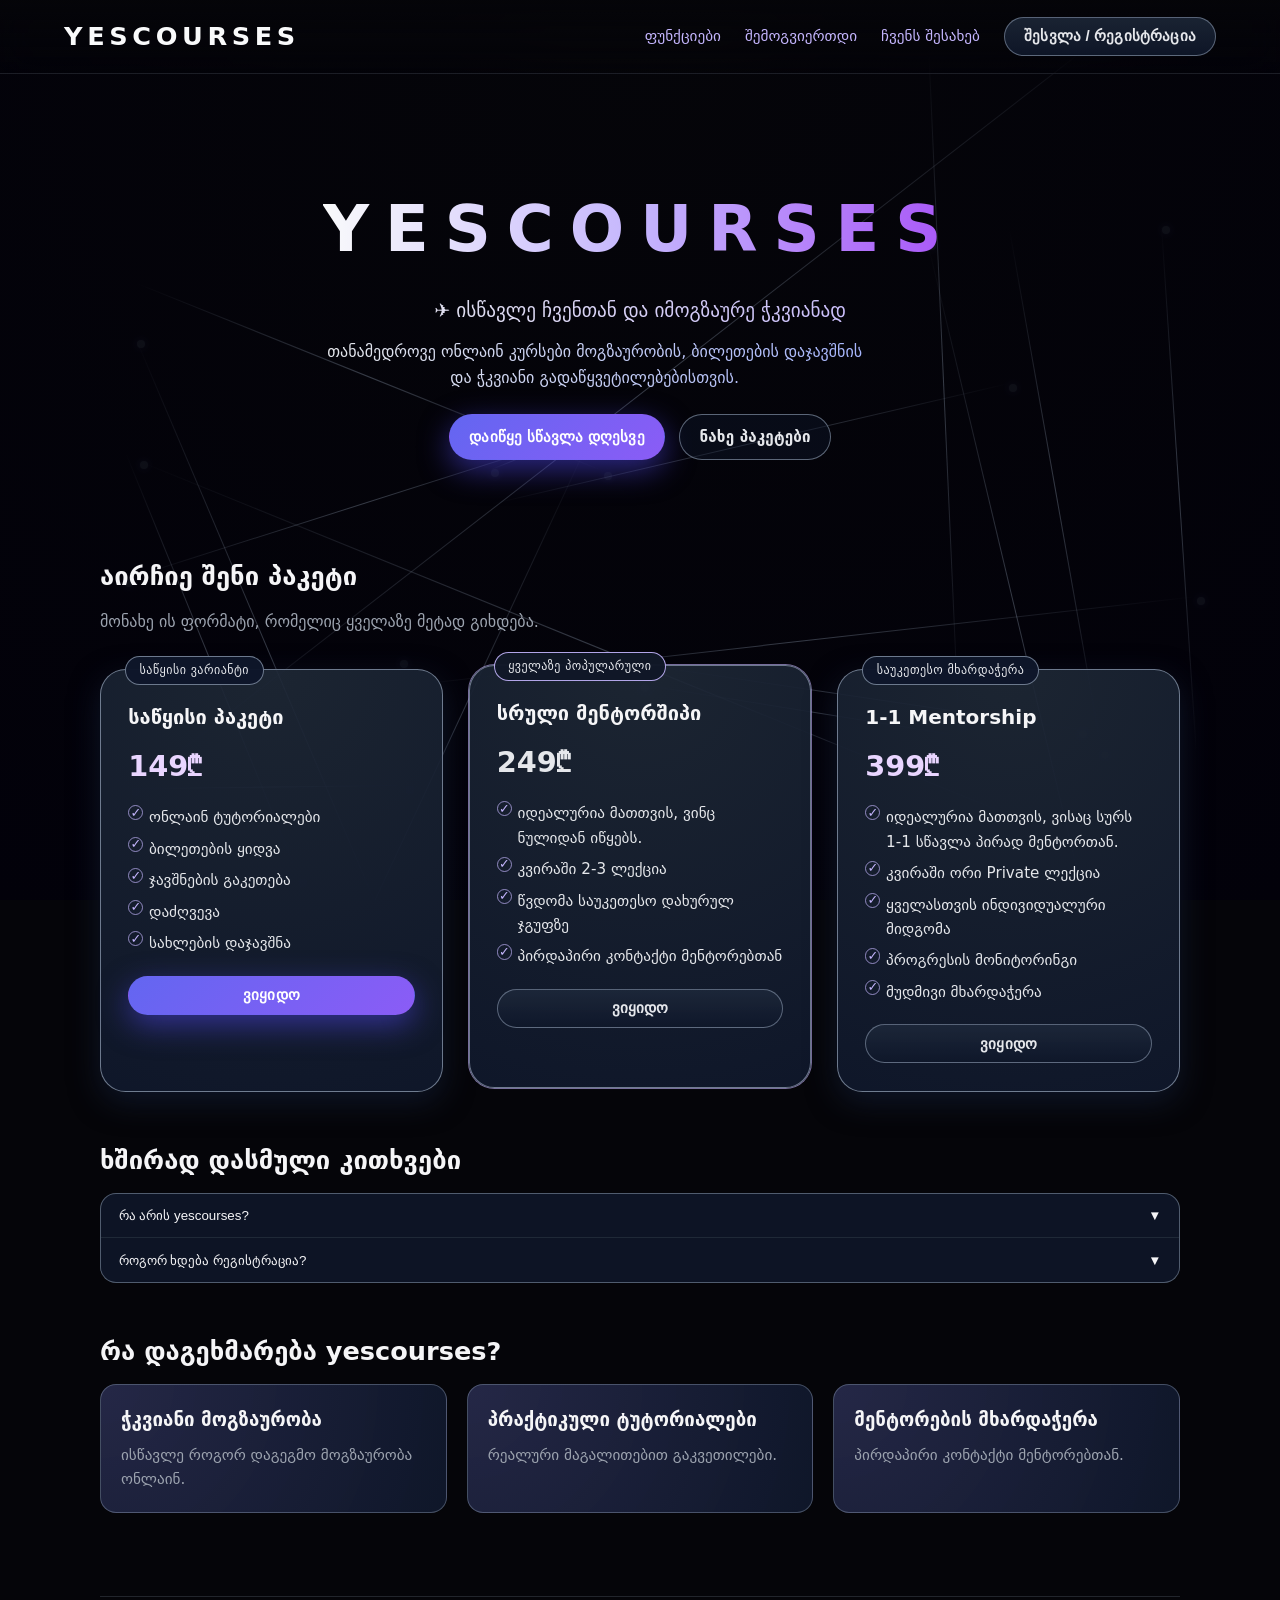
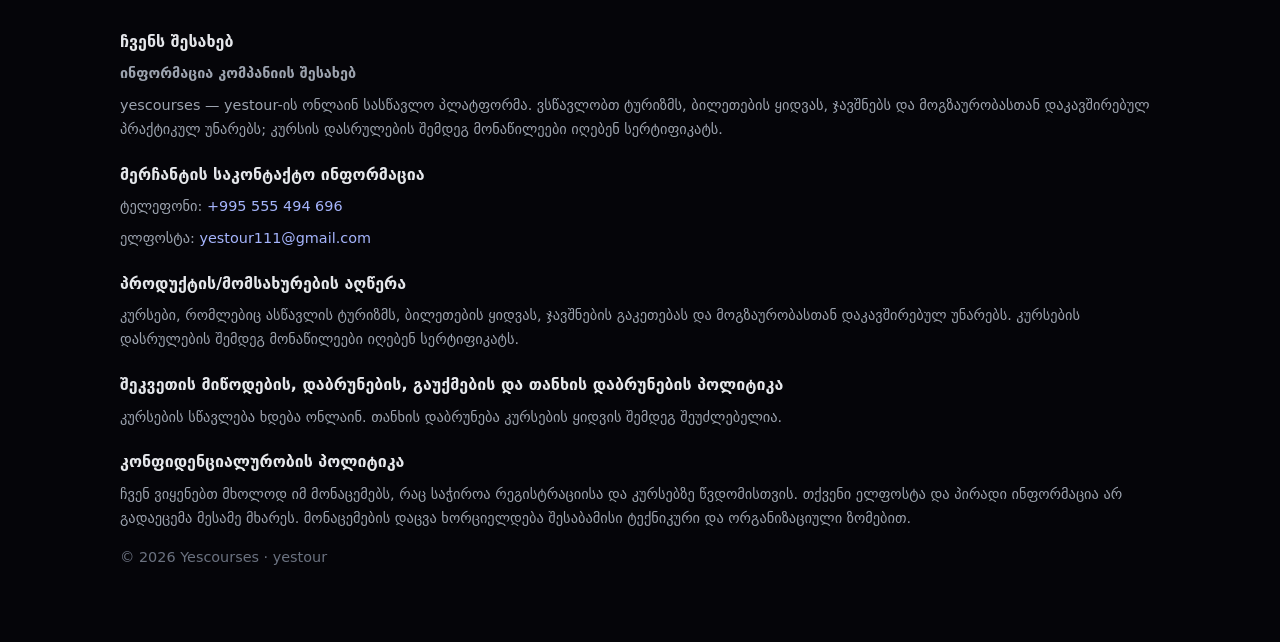
<file: index.html>
<!DOCTYPE html>
<html lang="ka">
<head>
    <meta charset="UTF-8">
    <title>Yescourses</title>
    <meta name="viewport" content="width=device-width, initial-scale=1.0">
    <link rel="stylesheet" href="styles.css">
</head>
<body>
<div class="background"><div id="circles-container"></div></div>

<header class="main-header">
    <div class="logo">yescourses</div>
    <nav class="main-nav">
        <a href="#features">ფუნქციები</a>
        <a href="#join">შემოგვიერთდი</a>
        <a href="#about">ჩვენს შესახებ</a>
        <button class="btn-secondary" id="open-auth-modal">შესვლა / რეგისტრაცია</button>
        <div id="profile-menu-wrap" class="profile-menu-wrap" style="display:none;">
            <button id="profile-avatar-btn" class="profile-avatar-btn" type="button" aria-label="Profile">
                <span id="profile-avatar-initial">U</span>
            </button>
            <div id="profile-dropdown" class="profile-dropdown hidden">
                <p id="profile-dropdown-name" class="profile-dropdown-name"></p>
                <p id="profile-dropdown-email" class="profile-dropdown-email"></p>
                <button id="open-settings-modal" class="btn-outline full-width" type="button">პარამეტრები</button>
                <button id="logout-btn" class="btn-secondary full-width" type="button">გამოსვლა</button>
            </div>
        </div>
    </nav>
</header>

<main>
    <section class="hero">
        <div class="hero-text" style="max-width: 40rem; margin: 0 auto;">
            <h1 class="hero-title">yescourses</h1>
            <p class="hero-subtitle">✈️ ისწავლე ჩვენთან და იმოგზაურე ჭკვიანად</p>
            <p class="hero-description">თანამედროვე ონლაინ კურსები მოგზაურობის, ბილეთების დაჯავშნის და ჭკვიანი გადაწყვეტილებებისთვის.</p>
            <div class="hero-actions" id="join">
                <button class="btn-primary" id="hero-start-btn">დაიწყე სწავლა დღესვე</button>
                <a class="btn-outline" href="#pricing">ნახე პაკეტები</a>
            </div>
        </div>
    </section>

    <section id="pricing" class="section">
        <h2 class="section-title">აირჩიე შენი პაკეტი</h2>
        <p class="section-subtitle">მონახე ის ფორმატი, რომელიც ყველაზე მეტად გიხდება.</p>
        <div class="pricing-grid">
            <div class="price-card">
                <div class="price-badge">საწყისი ვარიანტი</div>
                <h3 class="price-title">საწყისი პაკეტი</h3>
                <div class="price-row">
                    <span class="current-price">149₾</span>
                </div>
                <ul class="price-features">
                    <li>ონლაინ ტუტორიალები</li>
                    <li>ბილეთების ყიდვა</li>
                    <li>ჯავშნების გაკეთება</li>
                    <li>დაძღვევა</li>
                    <li>სახლების დაჯავშნა</li>
                </ul>
                <button type="button" class="btn-primary full-width pack-action" data-pack="basic">ვიყიდო</button>
            </div>

            <div class="price-card featured">
                <div class="price-badge accent">ყველაზე პოპულარული</div>
                <h3 class="price-title">სრული მენტორშიპი</h3>
                <div class="price-row">
                    <span class="current-price">249₾</span>
                </div>
                <ul class="price-features">
                    <li>იდეალურია მათთვის, ვინც ნულიდან იწყებს.</li>
                    <li>კვირაში 2-3 ლექცია</li>
                    <li>წვდომა საუკეთესო დახურულ ჯგუფზე</li>
                    <li>პირდაპირი კონტაქტი მენტორებთან</li>
                </ul>
                <button type="button" class="btn-secondary full-width pack-action" data-pack="plus">ვიყიდო</button>
            </div>

            <div class="price-card">
                <div class="price-badge">საუკეთესო მხარდაჭერა</div>
                <h3 class="price-title">1-1 Mentorship</h3>
                <div class="price-row">
                    <span class="current-price">399₾</span>
                </div>
                <ul class="price-features">
                    <li>იდეალურია მათთვის, ვისაც სურს 1-1 სწავლა პირად მენტორთან.</li>
                    <li>კვირაში ორი Private ლექცია</li>
                    <li>ყველასთვის ინდივიდუალური მიდგომა</li>
                    <li>პროგრესის მონიტორინგი</li>
                    <li>მუდმივი მხარდაჭერა</li>
                </ul>
                <button type="button" class="btn-secondary full-width pack-action" data-pack="premium">ვიყიდო</button>
            </div>
        </div>
    </section>

    <section class="section">
        <h2 class="section-title">ხშირად დასმული კითხვები</h2>
        <div class="faq-list">
            <div class="faq-item">
                <button class="faq-question"><span>რა არის yescourses?</span><span class="faq-arrow">▼</span></button>
                <div class="faq-answer"><p>yescourses არის yestour-ის ონლაინ სასწავლო პლატფორმა.</p></div>
            </div>
            <div class="faq-item">
                <button class="faq-question"><span>როგორ ხდება რეგისტრაცია?</span><span class="faq-arrow">▼</span></button>
                <div class="faq-answer"><p>დააჭირე „შესვლა / რეგისტრაცია“ და შეავსე ფორმა.</p></div>
            </div>
        </div>
    </section>

    <section id="features" class="section">
        <h2 class="section-title">რა დაგეხმარება yescourses?</h2>
        <div class="features-grid">
            <div class="feature-card"><h3>ჭკვიანი მოგზაურობა</h3><p>ისწავლე როგორ დაგეგმო მოგზაურობა ონლაინ.</p></div>
            <div class="feature-card"><h3>პრაქტიკული ტუტორიალები</h3><p>რეალური მაგალითებით გაკვეთილები.</p></div>
            <div class="feature-card"><h3>მენტორების მხარდაჭერა</h3><p>პირდაპირი კონტაქტი მენტორებთან.</p></div>
        </div>
    </section>
</main>

<footer class="main-footer">
    <div class="footer-legal">
        <h3 id="about">ჩვენს შესახებ</h3>
        <p><strong>ინფორმაცია კომპანიის შესახებ</strong></p>
        <p>yescourses — yestour-ის ონლაინ სასწავლო პლატფორმა. ვსწავლობთ ტურიზმს, ბილეთების ყიდვას, ჯავშნებს და მოგზაურობასთან დაკავშირებულ პრაქტიკულ უნარებს; კურსის დასრულების შემდეგ მონაწილეები იღებენ სერტიფიკატს.</p>

        <h3>მერჩანტის საკონტაქტო ინფორმაცია</h3>
        <p>ტელეფონი: <a href="tel:+995555494696">+995 555 494 696</a></p>
        <p>ელფოსტა: <a href="mailto:yestour111@gmail.com">yestour111@gmail.com</a></p>

        <h3>პროდუქტის/მომსახურების აღწერა</h3>
        <p>კურსები, რომლებიც ასწავლის ტურიზმს, ბილეთების ყიდვას, ჯავშნების გაკეთებას და მოგზაურობასთან დაკავშირებულ უნარებს. კურსების დასრულების შემდეგ მონაწილეები იღებენ სერტიფიკატს.</p>

        <h3>შეკვეთის მიწოდების, დაბრუნების, გაუქმების და თანხის დაბრუნების პოლიტიკა</h3>
        <p>კურსების სწავლება ხდება ონლაინ. თანხის დაბრუნება კურსების ყიდვის შემდეგ შეუძლებელია.</p>

        <h3>კონფიდენციალურობის პოლიტიკა</h3>
        <p>ჩვენ ვიყენებთ მხოლოდ იმ მონაცემებს, რაც საჭიროა რეგისტრაციისა და კურსებზე წვდომისთვის. თქვენი ელფოსტა და პირადი ინფორმაცია არ გადაეცემა მესამე მხარეს. მონაცემების დაცვა ხორციელდება შესაბამისი ტექნიკური და ორგანიზაციული ზომებით.</p>
        <p style="margin-top:1rem;color:#6b7280;">© 2026 Yescourses · yestour</p>
    </div>
</footer>

<div id="auth-modal" class="modal hidden">
    <div class="modal-content">
        <button class="modal-close" id="close-auth-modal">&times;</button>
        <div id="auth-message" class="auth-message"></div>
        <div class="modal-tabs">
            <button class="tab-button active" data-tab="register-tab">რეგისტრაცია</button>
            <button class="tab-button" data-tab="login-tab">შესვლა</button>
        </div>
        <div class="tab-panel active" id="register-tab">
            <form class="auth-form" id="register-form">
                <label>სრული სახელი <input type="text" name="name" required></label>
                <label>ელფოსტა <input type="email" name="email" required></label>
                <label>პაროლი
                    <div class="password-field">
                        <input type="password" name="password" minlength="6" required>
                        <button class="password-toggle" type="button" aria-label="Show password">Show</button>
                    </div>
                </label>
                <button type="submit" class="btn-primary full-width">რეგისტრაცია</button>
            </form>
        </div>
        <div class="tab-panel" id="login-tab">
            <form class="auth-form" id="login-form">
                <label>ელფოსტა <input type="email" name="email" required></label>
                <label>პაროლი
                    <div class="password-field">
                        <input type="password" name="password" required>
                        <button class="password-toggle" type="button" aria-label="Show password">Show</button>
                    </div>
                </label>
                <button type="submit" class="btn-primary full-width">შესვლა</button>
            </form>
        </div>
    </div>
</div>

<div id="settings-modal" class="modal hidden">
    <div class="modal-content">
        <button class="modal-close" id="close-settings-modal">&times;</button>
        <h3 style="margin-bottom:1rem;">პროფილის პარამეტრები</h3>
        <div id="settings-message" class="auth-message"></div>
        <p style="color:#9ca3af;margin-bottom:0.8rem;">მომხმარებელი: <strong id="settings-username"></strong></p>
        <p style="color:#9ca3af;margin-bottom:1rem;">ელფოსტა: <strong id="settings-email"></strong></p>
        <form id="change-password-form" class="auth-form">
            <label>ახალი პაროლი
                <div class="password-field">
                    <input type="password" name="new_password" minlength="6" required>
                    <button class="password-toggle" type="button" aria-label="Show password">Show</button>
                </div>
            </label>
            <button type="submit" class="btn-primary full-width">პაროლის შეცვლა</button>
        </form>
    </div>
</div>

<script src="main.js"></script>
</body>
</html>
</file>
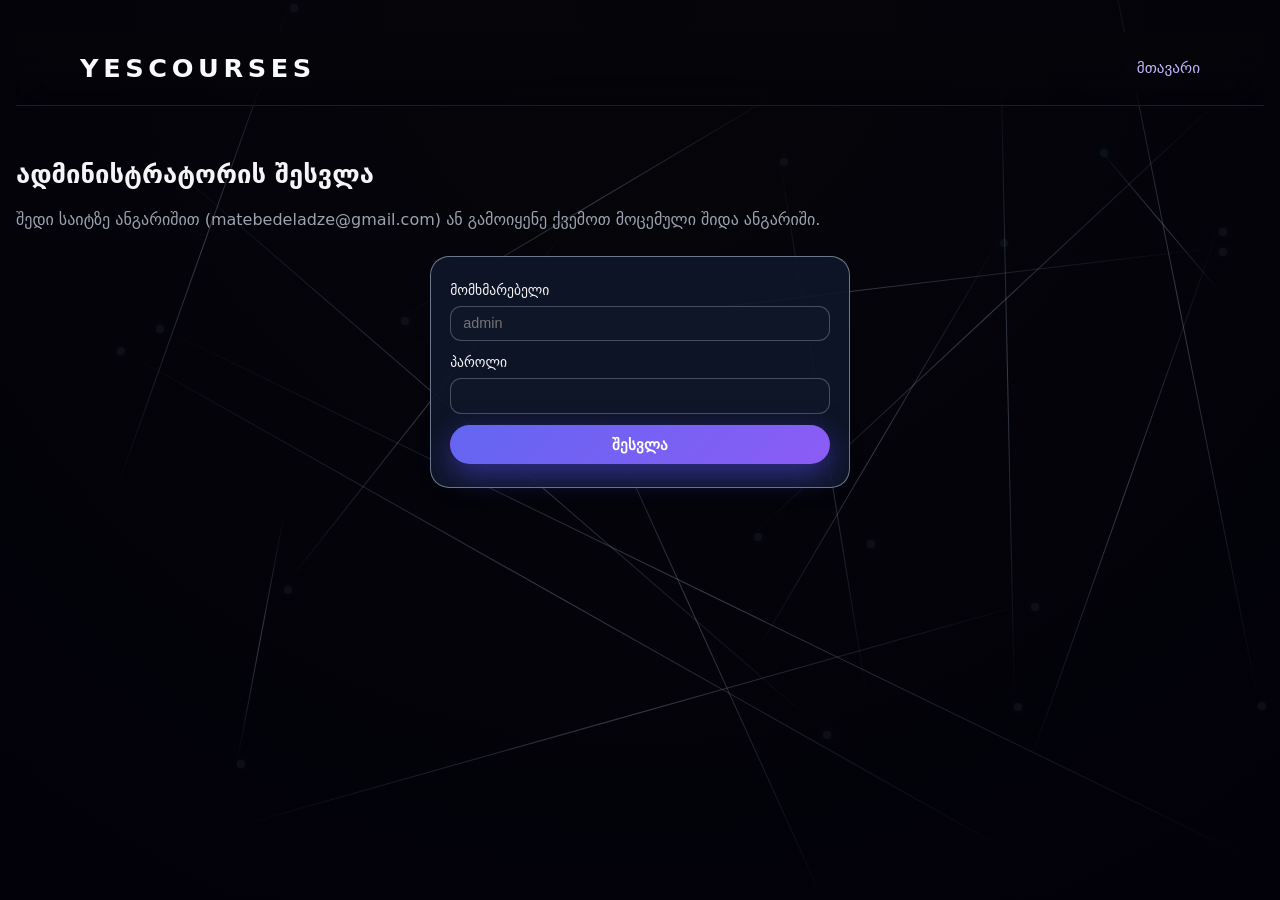
<file: admin.html>
<!DOCTYPE html>
<html lang="ka">
<head>
    <meta charset="UTF-8">
    <title>Yescourses · Admin</title>
    <meta name="viewport" content="width=device-width, initial-scale=1.0">
    <link rel="stylesheet" href="/styles.css">
</head>
<body>
<script>
window.__ADMIN_PAYLOAD__ = null; /*__ADMIN_INJECT__*/
</script>

<div class="background"><div id="circles-container"></div></div>

<div id="admin-server-flash" class="auth-message" style="display:none;max-width:40rem;margin:0.75rem auto;padding:0 1rem;"></div>
<div id="admin-diag-banner" style="display:none;max-width:48rem;margin:0.5rem auto 0;padding:0 1rem;"></div>

<div id="admin-login-view" class="admin-gate">
    <header class="main-header" style="position: relative;">
        <div class="logo">yescourses</div>
        <nav class="main-nav"><a href="/">მთავარი</a></nav>
    </header>
    <section class="section">
        <h2 class="section-title">ადმინისტრატორის შესვლა</h2>
        <p class="section-subtitle">შედი საიტზე ანგარიშით (<span style="word-break:break-all;">matebedeladze@gmail.com</span>) ან გამოიყენე ქვემოთ მოცემული შიდა ანგარიში.</p>
        <div id="admin-auth-message" class="auth-message" style="max-width:24rem;margin:0 auto 1rem;display:none;"></div>
        <div class="centered-card">
            <form class="auth-form" id="admin-login-form" method="post" action="/admin.html">
                <label>მომხმარებელი
                    <input type="text" name="username" required autocomplete="username" placeholder="admin">
                </label>
                <label>პაროლი
                    <input type="password" name="password" required autocomplete="current-password">
                </label>
                <button type="submit" class="btn-primary full-width">შესვლა</button>
            </form>
        </div>
    </section>
</div>

<div id="admin-dashboard-view" style="display:none;">
    <header class="main-header">
        <div class="logo">yescourses</div>
        <nav class="main-nav">
            <a href="/">მთავარი</a>
            <span class="user-name">Admin panel</span>
            <button id="admin-logout-btn" type="button" class="btn-secondary">გამოსვლა</button>
        </nav>
    </header>

    <main>
        <section class="section">
            <h2 class="section-title">ადმინისტრატორის პანელი</h2>
            <p class="section-subtitle">გაყიდვები და ვიდეოების მართვა (სერვერის მონაცემები).</p>

            <div class="admin-grid">
                <div class="admin-card">
                    <h3>გაყიდვების სტატისტიკა</h3>
                    <ul class="stats-list">
                        <li><span>Basic</span><span id="admin-stat-basic" class="stat-count">0 გაყიდვა</span></li>
                        <li><span>Plus</span><span id="admin-stat-plus" class="stat-count">0 გაყიდვა</span></li>
                        <li><span>Premium</span><span id="admin-stat-pro" class="stat-count">0 გაყიდვა</span></li>
                    </ul>
                </div>

                <div class="admin-card">
                    <h3>ვიდეოს ატვირთვა</h3>
                    <p style="margin-bottom:1rem;color:#9ca3af;">ატვირთე ვიდეო — ის გამოჩნდება შესაბამისი პაკეტის კურსის გვერდზე.</p>
                    <a href="/upload_video.html" class="btn-primary full-width" style="display:inline-block;text-align:center;">ვიდეოს ატვირთვა →</a>
                </div>
            </div>

            <div class="admin-card">
                <h3>არსებული ვიდეოები</h3>
                <p style="margin-bottom:0.75rem;"><a href="/course.html?pack=basic" class="btn-outline">ნახე კურსის გვერდზე</a></p>
                <p style="margin-bottom:0.75rem;color:#9ca3af;">შეცვალე სათაური, პაკეტი, რიგითობა, აღწერა; წაშლა სერვერზე მოხდება.</p>
                <ul id="admin-videos-list" class="stats-list" style="list-style:none;padding:0;"></ul>
            </div>
        </section>
    </main>

    <footer class="main-footer"><p>© 2026 Yescourses · Admin</p></footer>
</div>

<script src="/main.js"></script>
</body>
</html>
</file>
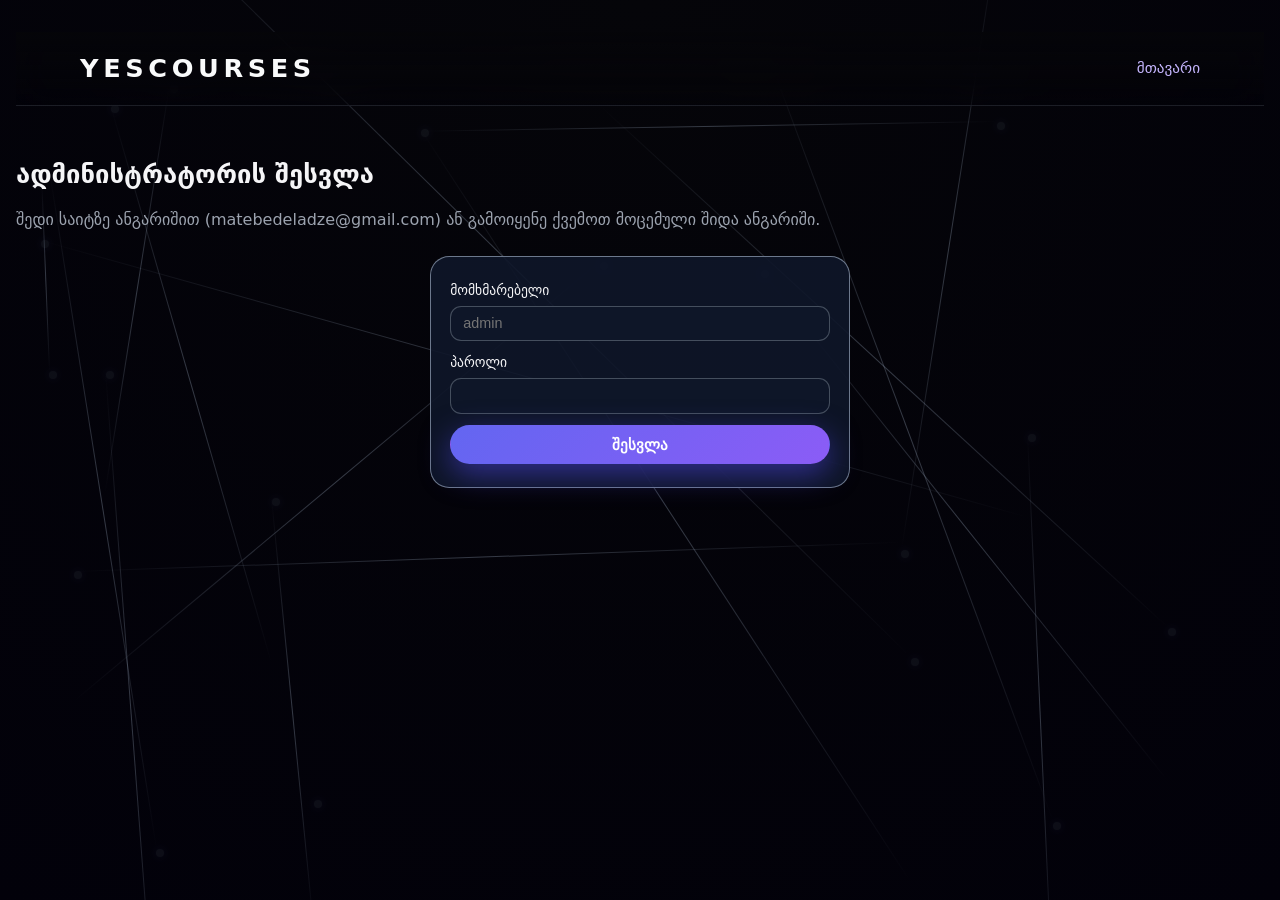
<file: admin_login.html>
<!DOCTYPE html>
<html lang="ka">
<head>
    <meta charset="UTF-8">
    <title>Redirecting...</title>
    <link rel="stylesheet" href="styles.css">
    <meta http-equiv="refresh" content="0; url=admin.html">
    <script>window.location.replace("admin.html");</script>
</head>
<body>
<p>გადამისამართება… <a href="admin.html">admin</a></p>
</body>
</html>
</file>
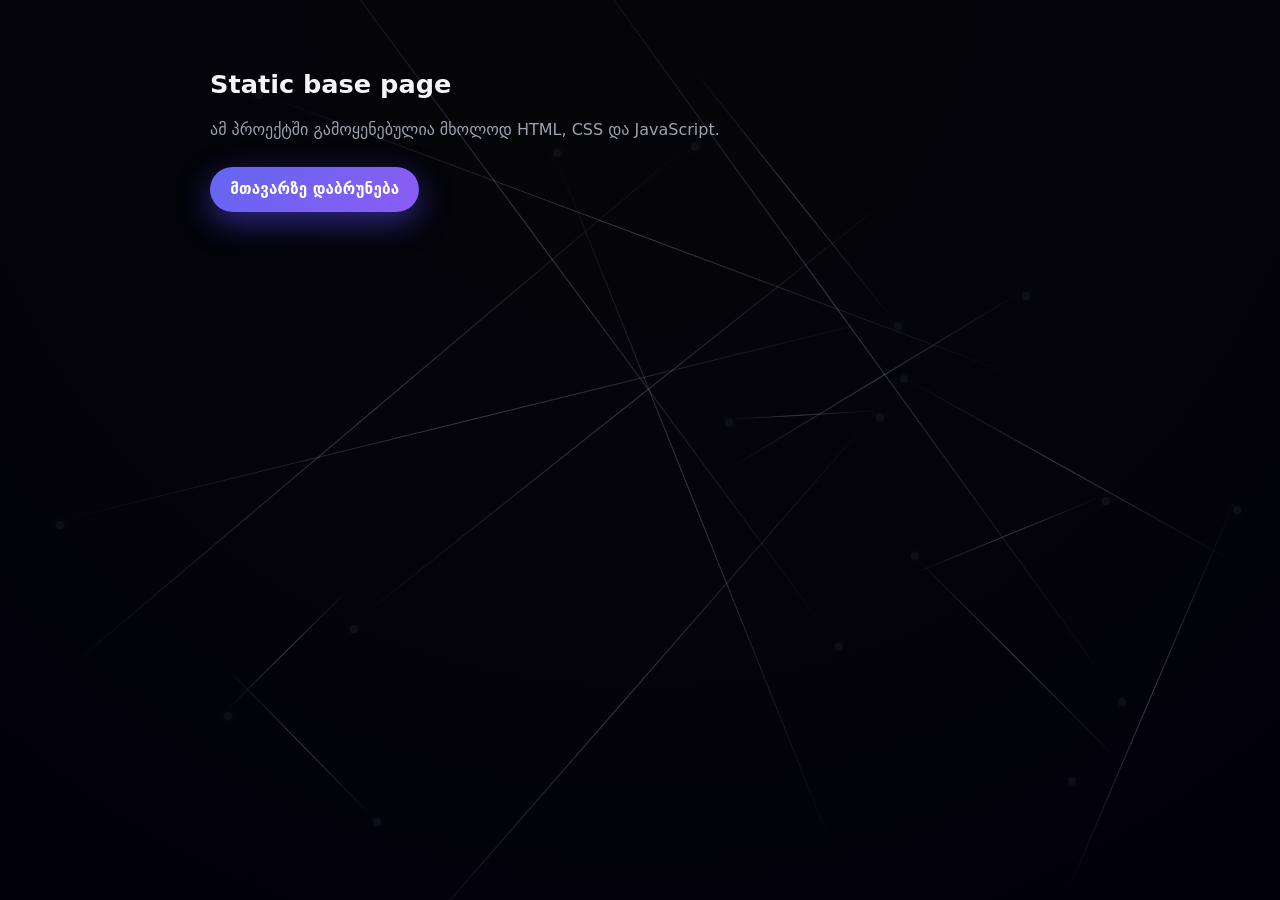
<file: base.html>
<!DOCTYPE html>
<html lang="ka">
<head>
    <meta charset="UTF-8">
    <title>Yescourses · Base</title>
    <meta name="viewport" content="width=device-width, initial-scale=1.0">
    <link rel="stylesheet" href="styles.css">
</head>
<body>
<div class="background">
    <div id="circles-container"></div>
</div>
<main style="max-width:900px;margin:0 auto;padding:4rem 1.25rem;">
    <h1 class="section-title">Static base page</h1>
    <p class="section-subtitle">ამ პროექტში გამოყენებულია მხოლოდ HTML, CSS და JavaScript.</p>
    <a class="btn-primary" href="index.html">მთავარზე დაბრუნება</a>
</main>
<script src="main.js"></script>
</body>
</html>
</file>
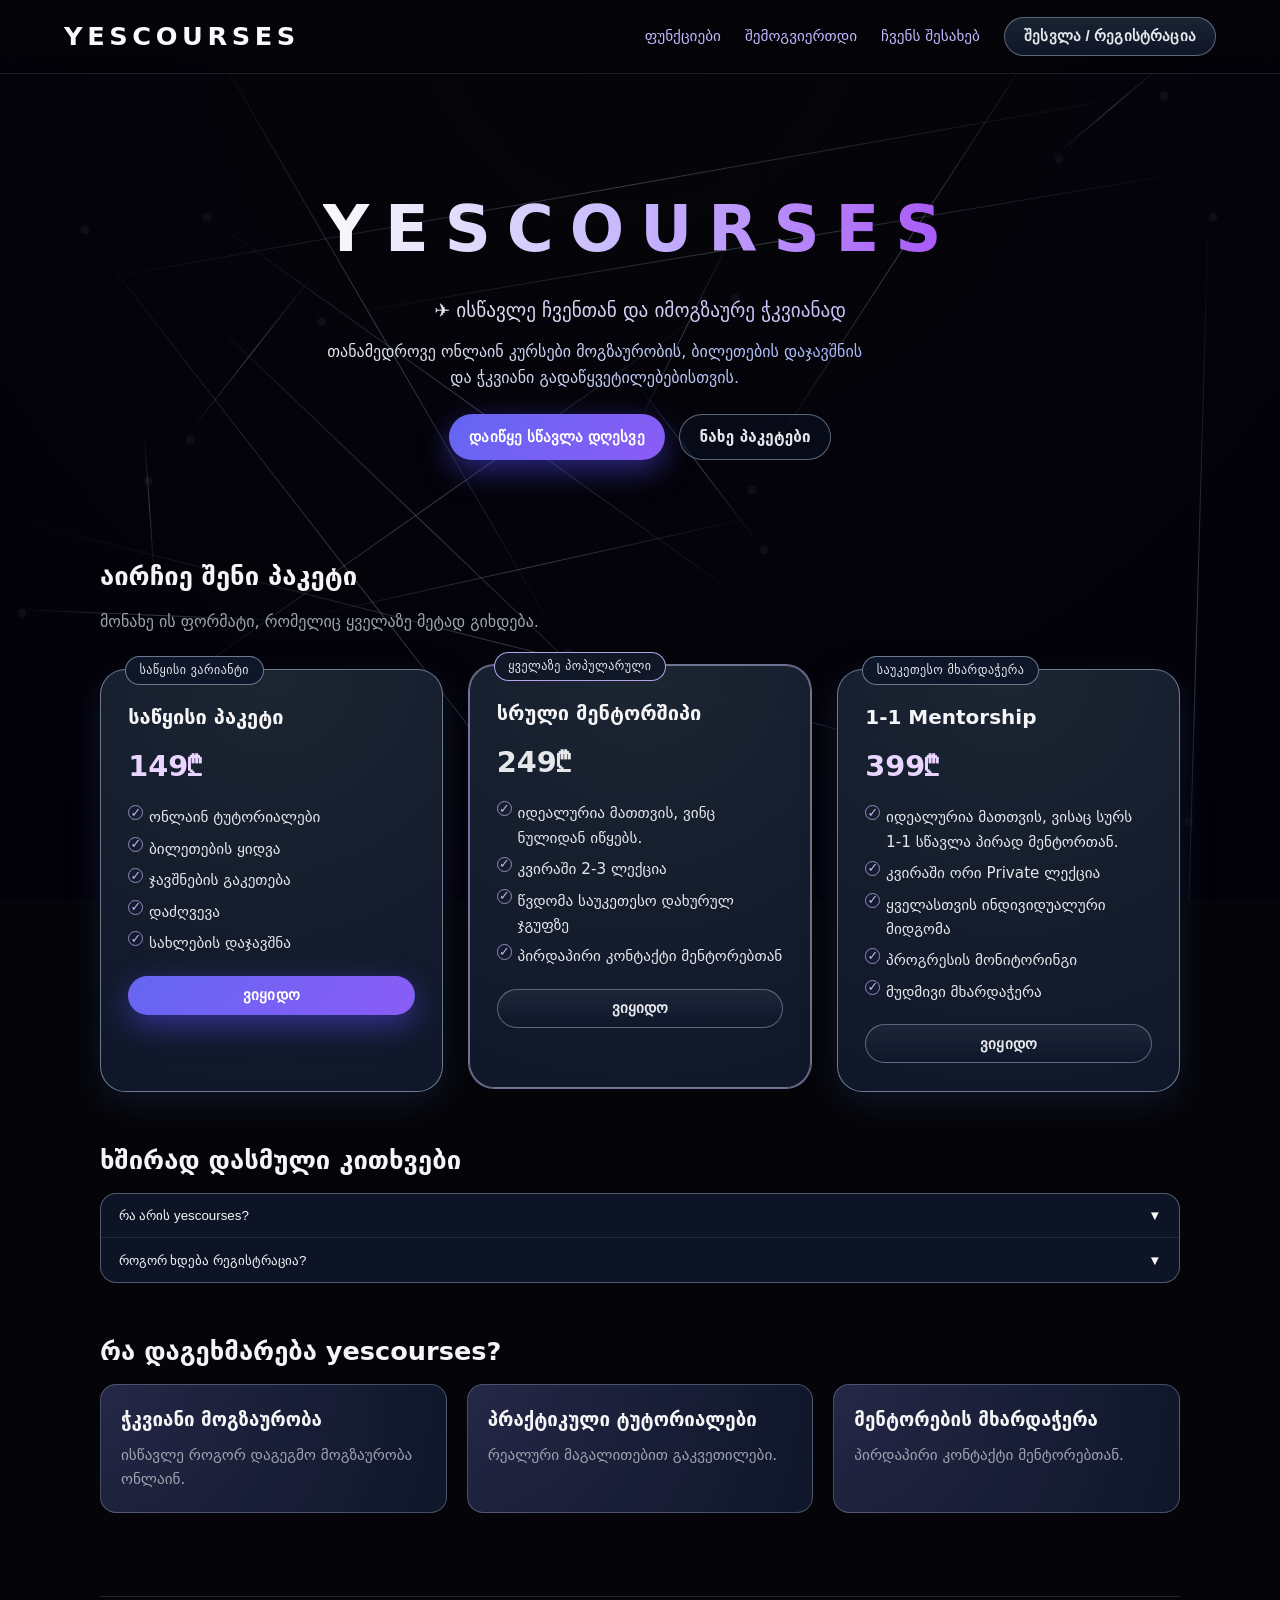
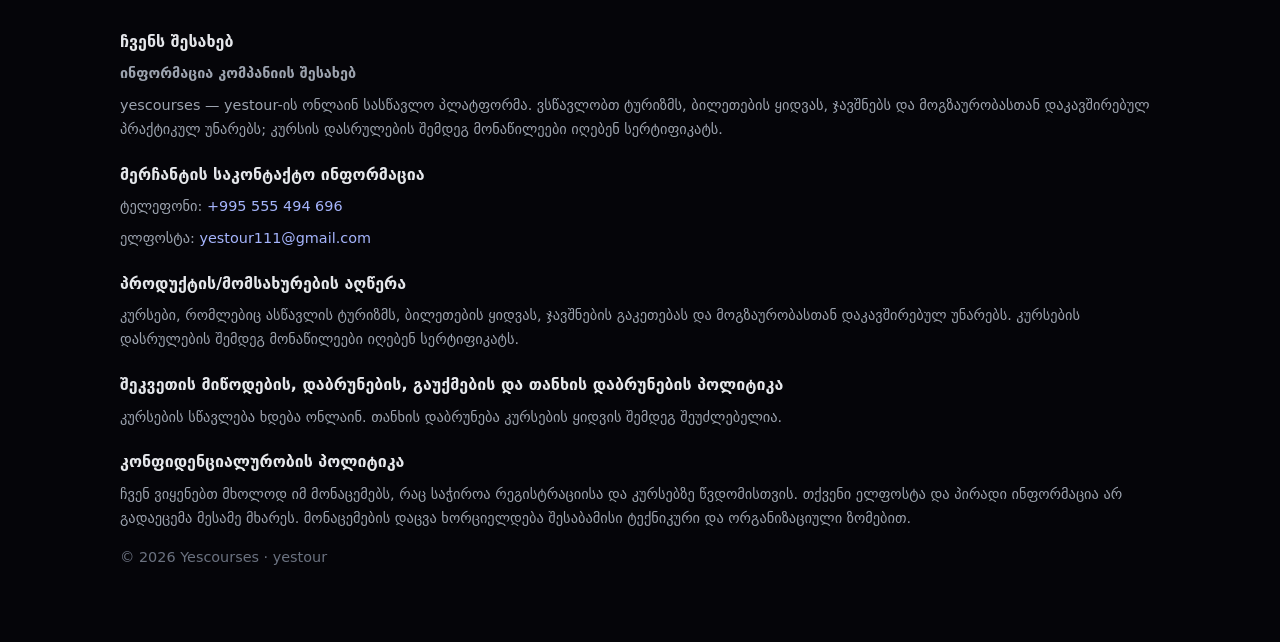
<file: course.html>
<!DOCTYPE html>
<html lang="ka">
<head>
    <meta charset="UTF-8">
    <title>Yescourses · კურსი</title>
    <meta name="viewport" content="width=device-width, initial-scale=1.0">
    <meta http-equiv="Cache-Control" content="no-store, max-age=0, must-revalidate">
    <link rel="stylesheet" href="/styles.css">
</head>
<body>
<script>
/* Filled by Flask when served from the app; stays null for static preview / local demo */
window.__COURSE_PAYLOAD__ = null; /*__YES_COURSES_INJECT__*/
</script>

<div class="background"><div id="circles-container"></div></div>

<header class="main-header">
    <div class="logo">yescourses</div>
    <nav class="main-nav">
        <a href="/">მთავარი</a>
        <a href="/#pricing">პაკეტები</a>
        <a href="/admin.html" class="btn-secondary">ადმინ პანელი</a>
    </nav>
</header>

<main>
    <section class="section course-hero">
        <h2 id="course-title" class="section-title">კურსი</h2>
    </section>

    <section class="section">
        <div id="course-warnings" style="display:none;max-width:40rem;margin:0 auto 1rem;"></div>
        <div id="videos-list" class="videos-list"></div>
    </section>
</main>

<footer class="main-footer">
    <p>© 2026 Yescourses</p>
</footer>

<script src="/main.js"></script>
</body>
</html>
</file>
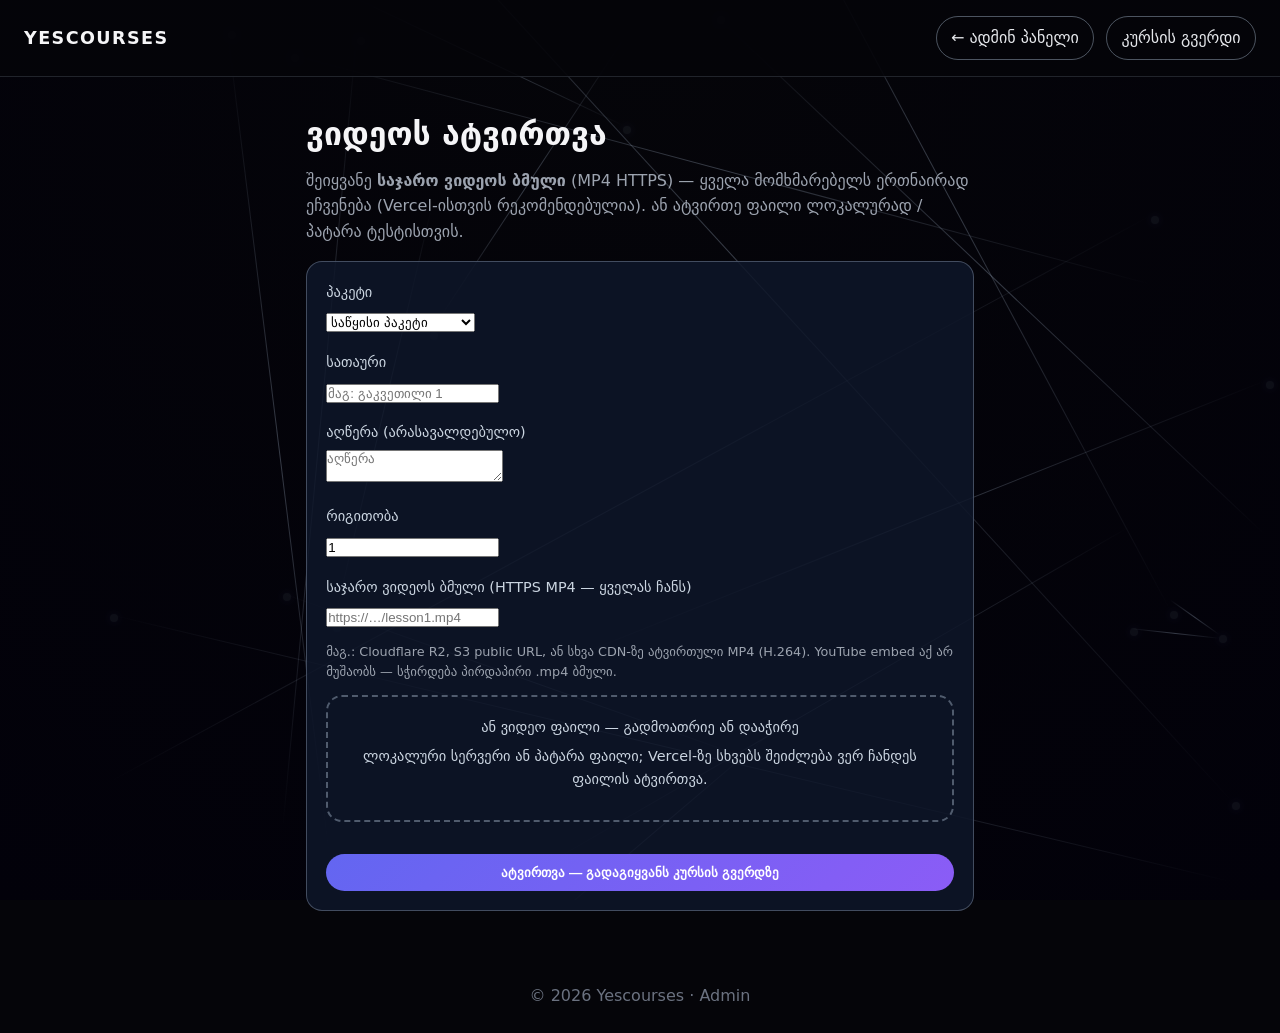
<file: upload_video.html>
<!DOCTYPE html>
<html lang="ka">
<head>
    <meta charset="UTF-8">
    <title>Yescourses · ვიდეოს ატვირთვა</title>
    <meta name="viewport" content="width=device-width, initial-scale=1.0">
    <link rel="stylesheet" href="/styles.css">
</head>
<body>
    <div class="background"><div id="circles-container"></div></div>
    <header class="uv-header">
        <span class="uv-logo">yescourses</span>
        <nav class="uv-nav">
            <a href="/admin.html" class="uv-btn uv-btn-outline">← ადმინ პანელი</a>
            <a href="/course.html?pack=basic" class="uv-btn uv-btn-outline">კურსის გვერდი</a>
        </nav>
    </header>

    <main class="uv-main">
        <h1 class="uv-title">ვიდეოს ატვირთვა</h1>
        <p class="uv-subtitle">შეიყვანე <strong>საჯარო ვიდეოს ბმული</strong> (MP4 HTTPS) — ყველა მომხმარებელს ერთნაირად ეჩვენება (Vercel-ისთვის რეკომენდებულია). ან ატვირთე ფაილი ლოკალურად / პატარა ტესტისთვის.</p>

        <div id="upload-message" class="uv-message" style="display:none;"></div>

        <div class="uv-card">
            <form id="upload-video-form" class="uv-form" method="post" action="/submit_video_upload" enctype="multipart/form-data">
                <label>
                    <span>პაკეტი</span>
                    <select name="pack_id" required>
                        <option value="basic">საწყისი პაკეტი</option>
                        <option value="plus">სრული მენტორშიპი</option>
                        <option value="premium">1-1 Mentorship</option>
                    </select>
                </label>
                <label>
                    <span>სათაური</span>
                    <input type="text" name="title" required placeholder="მაგ: გაკვეთილი 1">
                </label>
                <label>
                    <span>აღწერა (არასავალდებულო)</span>
                    <textarea name="description" rows="2" placeholder="აღწერა"></textarea>
                </label>
                <label>
                    <span>რიგითობა</span>
                    <input type="number" name="order_index" value="1" min="1">
                </label>
                <label>
                    <span>საჯარო ვიდეოს ბმული (HTTPS MP4 — ყველას ჩანს)</span>
                    <input type="url" name="video_url" placeholder="https://…/lesson1.mp4" autocomplete="off">
                </label>
                <p class="uv-zone-hint" style="margin:-0.25rem 0 0.75rem;">მაგ.: Cloudflare R2, S3 public URL, ან სხვა CDN-ზე ატვირთული MP4 (H.264). YouTube embed აქ არ მუშაობს — სჭირდება პირდაპირი .mp4 ბმული.</p>
                <label class="uv-zone" id="upload-zone">
                    <span class="uv-zone-label">ან ვიდეო ფაილი — გადმოათრიე ან დააჭირე</span>
                    <span class="uv-zone-hint">ლოკალური სერვერი ან პატარა ფაილი; Vercel-ზე სხვებს შეიძლება ვერ ჩანდეს ფაილის ატვირთვა.</span>
                    <span class="uv-file-name" id="upload-file-name"></span>
                    <input type="file" name="video_file" id="video_file_input" accept="video/*">
                </label>
                <button type="submit" class="uv-submit">ატვირთვა — გადაგიყვანს კურსის გვერდზე</button>
            </form>
        </div>
    </main>

    <footer class="uv-footer">
        © 2026 Yescourses · Admin
    </footer>

    <script src="/main.js"></script>
    <script src="/upload_video.js"></script>
</body>
</html>
</file>
<file: styles.css>
*,
*::before,
*::after {
    box-sizing: border-box;
    margin: 0;
    padding: 0;
}

body {
    font-family: system-ui, -apple-system, BlinkMacSystemFont, "Segoe UI", sans-serif;
    background: #050509;
    color: #f5f5f7;
    min-height: 100vh;
    line-height: 1.6;
}

a {
    color: inherit;
    text-decoration: none;
}

.background {
    position: fixed;
    inset: 0;
    overflow: hidden;
    z-index: -1;
    background: radial-gradient(circle at top, #050509, #02010a);
}

#circles-container {
    position: absolute;
    inset: 0;
    overflow: hidden;
}

.circle {
    position: absolute;
    border-radius: 50%;
    background: #4b5563;
    opacity: 0.15;
    width: 8px;
    height: 8px;
    box-shadow: 0 0 8px rgba(129, 140, 248, 0.5);
    animation: float 26s linear infinite;
}

@keyframes float {
    0% {
        transform: translate3d(0, 0, 0);
    }
    50% {
        transform: translate3d(40px, -40px, 0);
    }
    100% {
        transform: translate3d(-30px, 30px, 0);
    }
}

.circle-line {
    position: absolute;
    height: 1px;
    background: linear-gradient(to right, rgba(75, 85, 99, 0.0), rgba(148, 163, 184, 0.35), rgba(75, 85, 99, 0.0));
    pointer-events: none;
}

.main-header {
    position: sticky;
    top: 0;
    z-index: 20;
    display: flex;
    align-items: center;
    justify-content: space-between;
    padding: 1rem 5vw;
    backdrop-filter: blur(18px);
    background: linear-gradient(to bottom, rgba(5, 5, 9, 0.93), transparent);
    border-bottom: 1px solid rgba(148, 163, 184, 0.16);
}

.logo {
    font-size: 1.6rem;
    font-weight: 800;
    letter-spacing: 0.18em;
    text-transform: uppercase;
    color: #f9fafb;
}

.main-nav {
    display: flex;
    align-items: center;
    gap: 1.5rem;
    font-size: 0.95rem;
}

.main-nav a {
    color: #c4b5fd;
    transition: color 0.2s ease;
}

.main-nav a:hover {
    color: #ffffff;
}

.user-name {
    color: #9ca3af;
    font-size: 0.9rem;
}

.profile-menu-wrap {
    position: relative;
}

.profile-avatar-btn {
    width: 2.2rem;
    height: 2.2rem;
    border-radius: 999px;
    border: 1px solid rgba(148, 163, 184, 0.6);
    background: linear-gradient(135deg, #4338ca, #7c3aed);
    color: #fff;
    font-weight: 700;
    cursor: pointer;
}

.profile-dropdown {
    position: absolute;
    right: 0;
    top: calc(100% + 0.5rem);
    width: 220px;
    border-radius: 0.9rem;
    background: rgba(15, 23, 42, 0.97);
    border: 1px solid rgba(148, 163, 184, 0.45);
    padding: 0.75rem;
    display: flex;
    flex-direction: column;
    gap: 0.5rem;
    z-index: 60;
}

.profile-dropdown.hidden {
    display: none;
}

.profile-dropdown-name {
    font-weight: 600;
    color: #e5e7eb;
}

.profile-dropdown-email {
    color: #9ca3af;
    font-size: 0.85rem;
    margin-bottom: 0.25rem;
    word-break: break-all;
}

main {
    max-width: 1120px;
    margin: 0 auto;
    padding: 2rem 1.25rem 4rem;
}

.hero {
    display: flex;
    flex-direction: column;
    align-items: center;
    text-align: center;
    padding: 4.5rem 0 3rem;
}

.hero-title {
    font-size: clamp(3.2rem, 5vw, 4.8rem);
    font-weight: 900;
    letter-spacing: 0.25em;
    text-transform: uppercase;
    margin-bottom: 1rem;
    background: linear-gradient(to right, #f9fafb, #c4b5fd, #a855f7);
    -webkit-background-clip: text;
    color: transparent;
}

.hero-subtitle {
    font-size: 1.2rem;
    color: #f9fafb;
    margin-bottom: 0.75rem;
    background: linear-gradient(to right, #e5e7eb, #c4b5fd);
    -webkit-background-clip: text;
    color: transparent;
}

.hero-description {
    max-width: 34rem;
    color: #e5e7eb;
    margin-bottom: 1.5rem;
    background: linear-gradient(to right, #e5e7eb, #a5b4fc);
    -webkit-background-clip: text;
    color: transparent;
}

.hero-actions {
    display: flex;
    justify-content: center;
    flex-wrap: wrap;
    gap: 0.9rem;
}

.section {
    margin-top: 3rem;
}

.section-title {
    font-size: 1.6rem;
    margin-bottom: 0.75rem;
}

.section-subtitle {
    color: #9ca3af;
    margin-bottom: 1.5rem;
}

.features-grid {
    display: grid;
    grid-template-columns: repeat(auto-fit, minmax(220px, 1fr));
    gap: 1.25rem;
}

.feature-card {
    background: radial-gradient(circle at top left, rgba(129, 140, 248, 0.26), rgba(15, 23, 42, 0.98));
    border-radius: 1rem;
    padding: 1.25rem;
    border: 1px solid rgba(148, 163, 184, 0.4);
}

.feature-card h3 {
    margin-bottom: 0.5rem;
}

.feature-card p {
    color: #9ca3af;
    font-size: 0.95rem;
}

.pricing-grid {
    display: grid;
    grid-template-columns: repeat(3, minmax(0, 1fr));
    gap: 1.6rem;
    margin-top: 2.2rem;
}

.price-card {
    position: relative;
    background: radial-gradient(circle at top, rgba(31, 41, 55, 0.9), rgba(15, 23, 42, 0.98));
    border-radius: 1.6rem;
    padding: 1.9rem 1.7rem 1.7rem;
    border: 1px solid rgba(148, 163, 184, 0.7);
    box-shadow: 0 10px 30px rgba(15, 23, 42, 0.9);
    transition: transform 0.18s ease, box-shadow 0.18s ease, border-color 0.18s ease;
}

.price-title {
    font-size: 1.25rem;
    margin-bottom: 0.65rem;
}

.price-row {
    display: flex;
    align-items: baseline;
    gap: 0.6rem;
    margin-bottom: 1rem;
}

.current-price {
    font-size: 1.8rem;
    font-weight: 800;
    color: #e9d5ff;
}

.old-price {
    color: #6b7280;
    text-decoration: line-through;
}

.price-features {
    list-style: none;
    margin: 0 0 1.25rem;
    padding-left: 0;
    font-size: 0.95rem;
    color: #e5e7eb;
}

.price-features li {
    position: relative;
    margin-bottom: 0.45rem;
    padding-left: 1.3rem;
}

.price-features li::before {
    content: "✓";
    position: absolute;
    left: 0;
    top: 0;
    font-size: 0.8rem;
    width: 0.95rem;
    height: 0.95rem;
    border-radius: 999px;
    border: 1px solid rgba(196, 181, 253, 0.7);
    display: flex;
    align-items: center;
    justify-content: center;
    color: #c4b5fd;
}

.price-badge {
    position: absolute;
    top: -0.9rem;
    left: 1.5rem;
    padding: 0.25rem 0.85rem;
    border-radius: 999px;
    background: rgba(15, 23, 42, 0.98);
    border: 1px solid rgba(148, 163, 184, 0.7);
    font-size: 0.75rem;
    letter-spacing: 0.04em;
    text-transform: uppercase;
    color: #e5e7eb;
}

.price-badge.accent {
    border-color: rgba(196, 181, 253, 0.9);
    background: rgba(17, 24, 39, 0.98);
}

.price-card.featured {
    transform: translateY(-4px);
    box-shadow: 0 0 0 1px rgba(196, 181, 253, 0.6);
}

.price-card.featured .current-price {
    color: #e5e7eb;
}

.price-card.featured .btn-primary {
    background: linear-gradient(135deg, #6366f1, #8b5cf6);
}

.price-card:hover {
    transform: translateY(-6px);
    box-shadow: 0 18px 55px rgba(17, 24, 39, 0.9);
    border-color: rgba(196, 181, 253, 0.6);
}

.price-card.featured:hover {
    transform: translateY(-10px);
}

@keyframes featuredGlow {
    0% {
        box-shadow:
            0 0 0 1px rgba(196, 181, 253, 0.7),
            0 0 22px rgba(129, 140, 248, 0.0);
    }
    50% {
        box-shadow:
            0 0 0 1px rgba(196, 181, 253, 0.9),
            0 0 40px rgba(129, 140, 248, 0.5);
    }
    100% {
        box-shadow:
            0 0 0 1px rgba(196, 181, 253, 0.7),
            0 0 22px rgba(129, 140, 248, 0.0);
    }
}

.price-card.featured {
    animation: featuredGlow 4.5s ease-in-out infinite;
}

.btn-primary,
.btn-secondary,
.btn-outline,
.btn-danger {
    display: inline-flex;
    align-items: center;
    justify-content: center;
    padding: 0.6rem 1.2rem;
    border-radius: 999px;
    border: 1px solid transparent;
    cursor: pointer;
    font-size: 0.95rem;
    font-weight: 600;
    letter-spacing: 0.01em;
    transition: transform 0.15s ease, box-shadow 0.2s ease, background 0.2s ease, border-color 0.2s ease;
    white-space: nowrap;
}

.btn-primary {
    background: linear-gradient(135deg, #6366f1, #8b5cf6);
    color: white;
    box-shadow: 0 10px 30px rgba(79, 70, 229, 0.55);
}

.btn-primary:hover {
    transform: translateY(-1px);
    box-shadow: 0 14px 40px rgba(79, 70, 229, 0.75);
}

.btn-secondary {
    background: linear-gradient(180deg, rgba(30, 41, 59, 0.85), rgba(15, 23, 42, 0.92));
    color: #e5e7eb;
    border-color: rgba(148, 163, 184, 0.55);
}

.btn-secondary:hover {
    transform: translateY(-1px);
    background: linear-gradient(180deg, rgba(51, 65, 85, 0.9), rgba(15, 23, 42, 0.98));
}

.btn-outline {
    background: rgba(15, 23, 42, 0.45);
    color: #e5e7eb;
    border-color: rgba(148, 163, 184, 0.6);
}

.btn-outline:hover {
    transform: translateY(-1px);
    background: rgba(30, 41, 59, 0.72);
    border-color: rgba(129, 140, 248, 0.65);
}

.btn-danger {
    background: rgba(220, 38, 38, 0.9);
    color: white;
}

.btn-danger:hover {
    transform: translateY(-1px);
    background: rgba(220, 38, 38, 1);
}

.btn-primary:focus-visible,
.btn-secondary:focus-visible,
.btn-outline:focus-visible,
.btn-danger:focus-visible {
    outline: none;
    box-shadow: 0 0 0 3px rgba(129, 140, 248, 0.35);
}

.full-width {
    width: 100%;
}

.faq-list {
    border-radius: 1rem;
    border: 1px solid rgba(148, 163, 184, 0.5);
    background: rgba(15, 23, 42, 0.9);
    overflow: hidden;
}

.faq-item + .faq-item {
    border-top: 1px solid rgba(31, 41, 55, 1);
}

.faq-question {
    width: 100%;
    padding: 0.9rem 1.1rem;
    background: none;
    border: none;
    color: inherit;
    display: flex;
    align-items: center;
    justify-content: space-between;
    cursor: pointer;
}

.faq-answer {
    max-height: 0;
    overflow: hidden;
    padding: 0 1.1rem;
    background: rgba(15, 23, 42, 0.9);
    color: #9ca3af;
    font-size: 0.95rem;
    transition: max-height 0.22s ease, padding-bottom 0.22s ease;
}

.faq-item.open .faq-answer {
    max-height: 200px;
    padding-bottom: 0.9rem;
}

.faq-arrow {
    transition: transform 0.2s ease;
}

.faq-item.open .faq-arrow {
    transform: rotate(180deg);
}

.join-section {
    display: flex;
    justify-content: center;
}

.join-card {
    max-width: 520px;
    width: 100%;
    padding: 1.8rem 1.5rem;
    border-radius: 1.4rem;
    background: radial-gradient(circle at top right, rgba(168, 85, 247, 0.24), rgba(15, 23, 42, 0.98));
    border: 1px solid rgba(148, 163, 184, 0.7);
}

.join-card h2 {
    margin-bottom: 0.5rem;
}

.join-card p {
    margin-bottom: 1rem;
    color: #d1d5db;
}

.main-footer {
    max-width: 1120px;
    margin: 0 auto;
    padding: 1.2rem 1.25rem 2rem;
    color: #6b7280;
    font-size: 0.85rem;
}

.flash-container {
    margin-bottom: 1rem;
}

.flash-message {
    padding: 0.6rem 0.9rem;
    border-radius: 0.7rem;
    font-size: 0.9rem;
    margin-bottom: 0.4rem;
    background: rgba(15, 23, 42, 0.9);
    border: 1px solid rgba(148, 163, 184, 0.7);
}

.flash-message.error {
    border-color: rgba(239, 68, 68, 0.9);
}

.flash-message.success {
    border-color: rgba(34, 197, 94, 0.9);
}

.flash-message.info {
    border-color: rgba(56, 189, 248, 0.9);
}

.modal {
    position: fixed;
    inset: 0;
    background: rgba(15, 23, 42, 0.7);
    display: flex;
    align-items: center;
    justify-content: center;
    z-index: 50;
}

.modal.hidden {
    display: none;
}

.modal-content {
    width: 100%;
    max-width: 420px;
    background: radial-gradient(circle at top, rgba(79, 70, 229, 0.24), rgba(15, 23, 42, 1));
    border-radius: 1.4rem;
    padding: 1.5rem 1.4rem 1.6rem;
    border: 1px solid rgba(148, 163, 184, 0.8);
    box-shadow: 0 20px 60px rgba(15, 23, 42, 1);
    position: relative;
}

.modal-close {
    position: absolute;
    top: 0.6rem;
    right: 0.7rem;
    background: none;
    border: none;
    color: #9ca3af;
    font-size: 1.4rem;
    cursor: pointer;
}

.modal-tabs {
    display: flex;
    gap: 0.4rem;
    margin-bottom: 1.1rem;
}

.tab-button {
    flex: 1;
    padding: 0.5rem 0.7rem;
    border-radius: 999px;
    border: none;
    background: rgba(15, 23, 42, 0.6);
    color: #9ca3af;
    font-size: 0.9rem;
    cursor: pointer;
}

.tab-button.active {
    background: linear-gradient(to right, #6366f1, #4f46e5);
    color: white;
}

.tab-panel {
    display: none;
}

.tab-panel.active {
    display: block;
}

.auth-message {
    margin-bottom: 0.75rem;
    font-size: 0.85rem;
    padding: 0.4rem 0.6rem;
    border-radius: 0.6rem;
    border: 1px solid transparent;
    background: rgba(15, 23, 42, 0.9);
    color: #e5e7eb;
}

.auth-message.error {
    border-color: rgba(239, 68, 68, 0.9);
    color: #fecaca;
}

.auth-message.success {
    border-color: rgba(34, 197, 94, 0.9);
    color: #bbf7d0;
}

.auth-form {
    display: flex;
    flex-direction: column;
    gap: 0.7rem;
}

.auth-form label {
    font-size: 0.85rem;
    display: flex;
    flex-direction: column;
    gap: 0.25rem;
}

.auth-form input,
.auth-form select,
.auth-form textarea {
    background: rgba(15, 23, 42, 0.9);
    border-radius: 0.7rem;
    border: 1px solid rgba(75, 85, 99, 0.9);
    padding: 0.55rem 0.75rem;
    color: #e5e7eb;
    font-size: 0.9rem;
}

.auth-form textarea {
    resize: vertical;
}

.password-field {
    position: relative;
    display: flex;
    align-items: center;
}

.password-field input {
    width: 100%;
    padding-right: 2.4rem;
}

.password-toggle {
    position: absolute;
    right: 0.4rem;
    border: none;
    background: transparent;
    color: #9ca3af;
    cursor: pointer;
    font-size: 1rem;
}

.centered-card {
    max-width: 420px;
    margin: 1rem auto 0;
    padding: 1.4rem 1.2rem;
    border-radius: 1.2rem;
    border: 1px solid rgba(148, 163, 184, 0.7);
    background: rgba(15, 23, 42, 0.9);
}

.admin-gate {
    min-height: 60vh;
    display: flex;
    flex-direction: column;
    align-items: center;
    justify-content: center;
    padding: 2rem 1rem;
}

.admin-gate .centered-card {
    width: 100%;
}

.admin-panel-hidden {
    display: none !important;
}

.admin-grid {
    display: grid;
    grid-template-columns: minmax(0, 1.1fr) minmax(0, 1.1fr);
    gap: 1.5rem;
    margin-bottom: 1.5rem;
}

.admin-card {
    border-radius: 1rem;
    border: 1px solid rgba(148, 163, 184, 0.7);
    background: rgba(15, 23, 42, 0.96);
    padding: 1.3rem 1.2rem;
}

.stats-list {
    list-style: none;
    margin-top: 0.8rem;
    font-size: 0.95rem;
}

.stats-list li {
    display: flex;
    justify-content: space-between;
    padding: 0.3rem 0;
    border-bottom: 1px dashed rgba(31, 41, 55, 1);
}

.stat-count {
    color: #a5b4fc;
}

.videos-table {
    width: 100%;
    border-collapse: collapse;
    margin-top: 0.8rem;
    font-size: 0.9rem;
}

.videos-table th,
.videos-table td {
    border-bottom: 1px solid rgba(31, 41, 55, 1);
    padding: 0.4rem 0.3rem;
    text-align: left;
}

.videos-table th {
    color: #9ca3af;
    font-weight: 500;
}

.videos-table td:last-child {
    text-align: right;
}

.videos-list {
    display: flex;
    flex-direction: column;
    gap: 1.1rem;
}

.video-card {
    border-radius: 1rem;
    border: 1px solid rgba(148, 163, 184, 0.7);
    background: rgba(15, 23, 42, 0.96);
    padding: 1rem 1rem 1.1rem;
}

.video-header {
    display: flex;
    align-items: center;
    gap: 0.6rem;
    margin-bottom: 0.35rem;
}

.video-order {
    font-size: 0.8rem;
    border-radius: 999px;
    padding: 0.1rem 0.5rem;
    border: 1px solid rgba(148, 163, 184, 0.7);
    color: #9ca3af;
}

.video-title {
    font-size: 1rem;
}

.video-description {
    font-size: 0.9rem;
    color: #9ca3af;
    margin-bottom: 0.5rem;
}

.video-player-wrapper {
    width: 100%;
    max-width: 100%;
}

.video-player,
.video-player-placeholder {
    width: 100%;
    max-width: 100%;
    height: auto;
    display: block;
    border-radius: 0.8rem;
    border: 1px solid rgba(31, 41, 55, 1);
    background: #0f172a;
}

.video-player-placeholder {
    display: flex;
    align-items: center;
    justify-content: center;
    min-height: 200px;
    color: #9ca3af;
    font-size: 0.95rem;
}

/* Course page: hero and layout */
.course-hero {
    text-align: center;
    padding: 2rem 0 2.5rem;
    border-bottom: 1px solid rgba(148, 163, 184, 0.2);
}

.course-hero .section-title {
    margin-bottom: 0.5rem;
}

.course-hero .section-subtitle {
    margin-bottom: 0;
    max-width: 36rem;
    margin-left: auto;
    margin-right: auto;
}

.video-card {
    border: 1px solid rgba(148, 163, 184, 0.5);
    background: linear-gradient(180deg, rgba(30, 41, 59, 0.6), rgba(15, 23, 42, 0.98));
    border-radius: 1.25rem;
    padding: 1.5rem 1.35rem;
    transition: border-color 0.2s ease, box-shadow 0.2s ease;
}

.video-card:hover {
    border-color: rgba(196, 181, 253, 0.5);
    box-shadow: 0 8px 32px rgba(0, 0, 0, 0.4);
}

.video-card .video-title {
    font-size: 1.15rem;
    font-weight: 600;
}

.video-order {
    background: rgba(99, 102, 241, 0.2);
    border-color: rgba(129, 140, 248, 0.5);
    color: #c4b5fd;
}

/* Upload drop zone */
.upload-zone {
    border: 2px dashed rgba(148, 163, 184, 0.5);
    border-radius: 1rem;
    padding: 2rem;
    text-align: center;
    background: rgba(15, 23, 42, 0.6);
    transition: border-color 0.2s, background 0.2s;
    cursor: pointer;
}

.upload-zone:hover,
.upload-zone.drag-over {
    border-color: rgba(129, 140, 248, 0.7);
    background: rgba(30, 41, 59, 0.6);
}

.upload-zone input[type="file"] {
    position: absolute;
    width: 0.1px;
    height: 0.1px;
    opacity: 0;
    overflow: hidden;
    z-index: -1;
}

.upload-zone .upload-label {
    display: block;
    color: #9ca3af;
    font-size: 0.9rem;
    margin-bottom: 0.5rem;
}

.upload-zone .upload-hint {
    color: #6b7280;
    font-size: 0.8rem;
}

.upload-zone .file-name {
    margin-top: 0.75rem;
    color: #c4b5fd;
    font-size: 0.9rem;
    word-break: break-all;
}

/* Footer legal block */
.footer-legal {
    max-width: 1120px;
    margin: 0 auto;
    padding: 2rem 1.25rem 2rem;
    border-top: 1px solid rgba(148, 163, 184, 0.2);
}

.footer-legal h3 {
    font-size: 1rem;
    color: #e5e7eb;
    margin-bottom: 0.5rem;
    margin-top: 1.25rem;
}

.footer-legal h3:first-child {
    margin-top: 0;
}

.footer-legal p,
.footer-legal ul {
    color: #9ca3af;
    font-size: 0.9rem;
    line-height: 1.65;
    margin-bottom: 0.5rem;
}

.footer-legal a {
    color: #a5b4fc;
}

.footer-legal a:hover {
    text-decoration: underline;
}

/* Tablets and small laptops: keep horizontal layout, reduce spacing */
@media (max-width: 1024px) {
    .pricing-grid {
        grid-template-columns: repeat(3, minmax(0, 1fr));
        gap: 1.25rem;
    }

    .main-header {
        padding-inline: 1.5rem;
    }
}

/* Mobile: vertical stacking */
@media (max-width: 768px) {
    .main-header {
        padding-inline: 1rem;
        flex-wrap: wrap;
        gap: 0.75rem;
    }

    .logo {
        font-size: 1.25rem;
        letter-spacing: 0.12em;
    }

    .main-nav {
        gap: 0.75rem;
        font-size: 0.85rem;
        flex-wrap: wrap;
    }

    main {
        padding: 1.25rem 1rem 3rem;
    }

    .hero {
        padding: 2.5rem 0 2rem;
    }

    .hero-title {
        font-size: clamp(2rem, 8vw, 3rem);
        letter-spacing: 0.12em;
    }

    .hero-subtitle,
    .hero-description {
        font-size: 1rem;
    }

    .hero-actions {
        flex-direction: column;
        width: 100%;
        max-width: 20rem;
        margin: 0 auto;
    }

    .hero-actions .btn-primary,
    .hero-actions .btn-outline {
        width: 100%;
    }

    .section {
        margin-top: 2rem;
    }

    .section-title {
        font-size: 1.35rem;
    }

    .pricing-grid {
        grid-template-columns: 1fr;
        gap: 1.5rem;
        margin-top: 1.5rem;
    }

    .price-card {
        padding: 1.5rem 1.25rem;
    }

    .price-card.featured {
        transform: none;
    }

    .price-card.featured:hover {
        transform: translateY(-4px);
    }

    .features-grid {
        grid-template-columns: 1fr;
    }

    .faq-question {
        padding: 0.75rem 1rem;
        font-size: 0.9rem;
    }

    .admin-grid {
        grid-template-columns: 1fr;
    }

    .modal-content {
        margin: 1rem;
        max-width: calc(100% - 2rem);
    }
}

@media (max-width: 480px) {
    .main-header {
        flex-direction: column;
        align-items: flex-start;
    }

    .main-nav {
        width: 100%;
    }
}

/* Upload page styles */
.uv-header {
    display: flex;
    align-items: center;
    justify-content: space-between;
    padding: 1rem 1.5rem;
    border-bottom: 1px solid rgba(148, 163, 184, 0.2);
    background: rgba(5, 5, 9, 0.9);
}

.uv-logo {
    font-size: 1.1rem;
    font-weight: 700;
    letter-spacing: 0.08em;
    text-transform: uppercase;
}

.uv-nav {
    display: flex;
    align-items: center;
    gap: 0.75rem;
}

.uv-btn {
    display: inline-flex;
    align-items: center;
    justify-content: center;
    padding: 0.5rem 0.9rem;
    border-radius: 999px;
}

.uv-btn-outline {
    border: 1px solid rgba(148, 163, 184, 0.5);
    color: #e5e7eb;
}

.uv-main {
    max-width: 700px;
    margin: 0 auto;
    padding: 2rem 1rem 3rem;
}

.uv-title {
    margin-bottom: 0.5rem;
}

.uv-subtitle {
    color: #9ca3af;
    margin-bottom: 1rem;
}

.uv-card {
    border-radius: 1rem;
    border: 1px solid rgba(148, 163, 184, 0.4);
    background: rgba(15, 23, 42, 0.85);
    padding: 1.2rem;
}

.uv-form label {
    display: block;
    margin-bottom: 1rem;
}

.uv-form label > span {
    display: block;
    margin-bottom: 0.35rem;
    color: #cbd5e1;
    font-size: 0.9rem;
}

.uv-zone {
    display: block;
    border: 2px dashed rgba(148, 163, 184, 0.5);
    border-radius: 1rem;
    padding: 1.2rem;
    text-align: center;
    cursor: pointer;
}

.uv-zone.uv-dragover {
    border-color: rgba(129, 140, 248, 0.8);
    background: rgba(30, 41, 59, 0.7);
}

.uv-zone-label {
    display: block;
    color: #cbd5e1;
}

.uv-zone-hint {
    display: block;
    color: #9ca3af;
    font-size: 0.8rem;
    margin-top: 0.25rem;
}

.uv-file-name {
    display: block;
    color: #c4b5fd;
    margin-top: 0.6rem;
    word-break: break-word;
}

.uv-zone input[type="file"] {
    position: absolute;
    width: 0.1px;
    height: 0.1px;
    opacity: 0;
    overflow: hidden;
    z-index: -1;
}

.uv-submit {
    width: 100%;
    margin-top: 1rem;
    padding: 0.7rem 1rem;
    border: 0;
    border-radius: 999px;
    color: #fff;
    font-weight: 600;
    background: linear-gradient(135deg, #6366f1, #8b5cf6);
    cursor: pointer;
}

.uv-footer {
    text-align: center;
    color: #6b7280;
    padding: 1.5rem 1rem;
}

.admin-video-title,
.admin-video-pack,
.admin-video-order,
.admin-video-desc {
    background: rgba(15, 23, 42, 0.9);
    border-radius: 0.7rem;
    border: 1px solid rgba(75, 85, 99, 0.9);
    padding: 0.5rem 0.7rem;
    color: #e5e7eb;
    font-size: 0.9rem;
}
</file>
